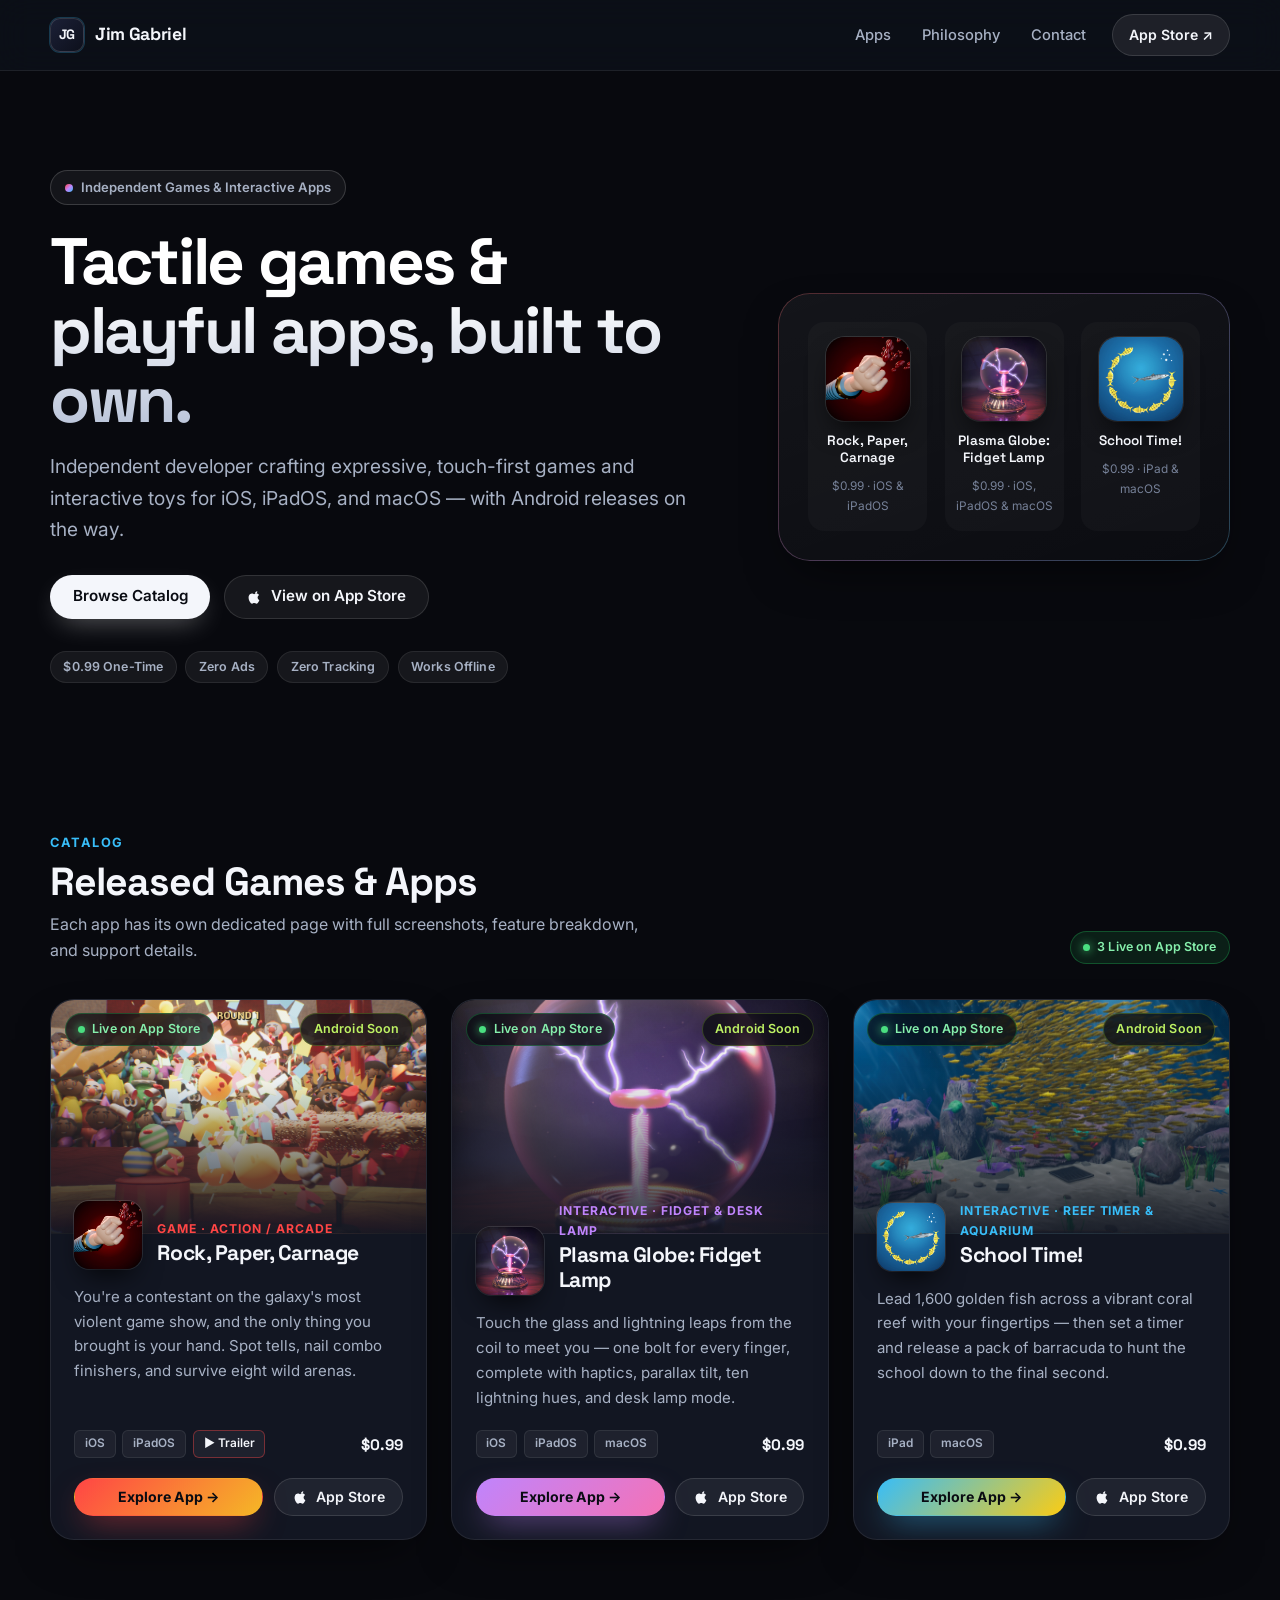
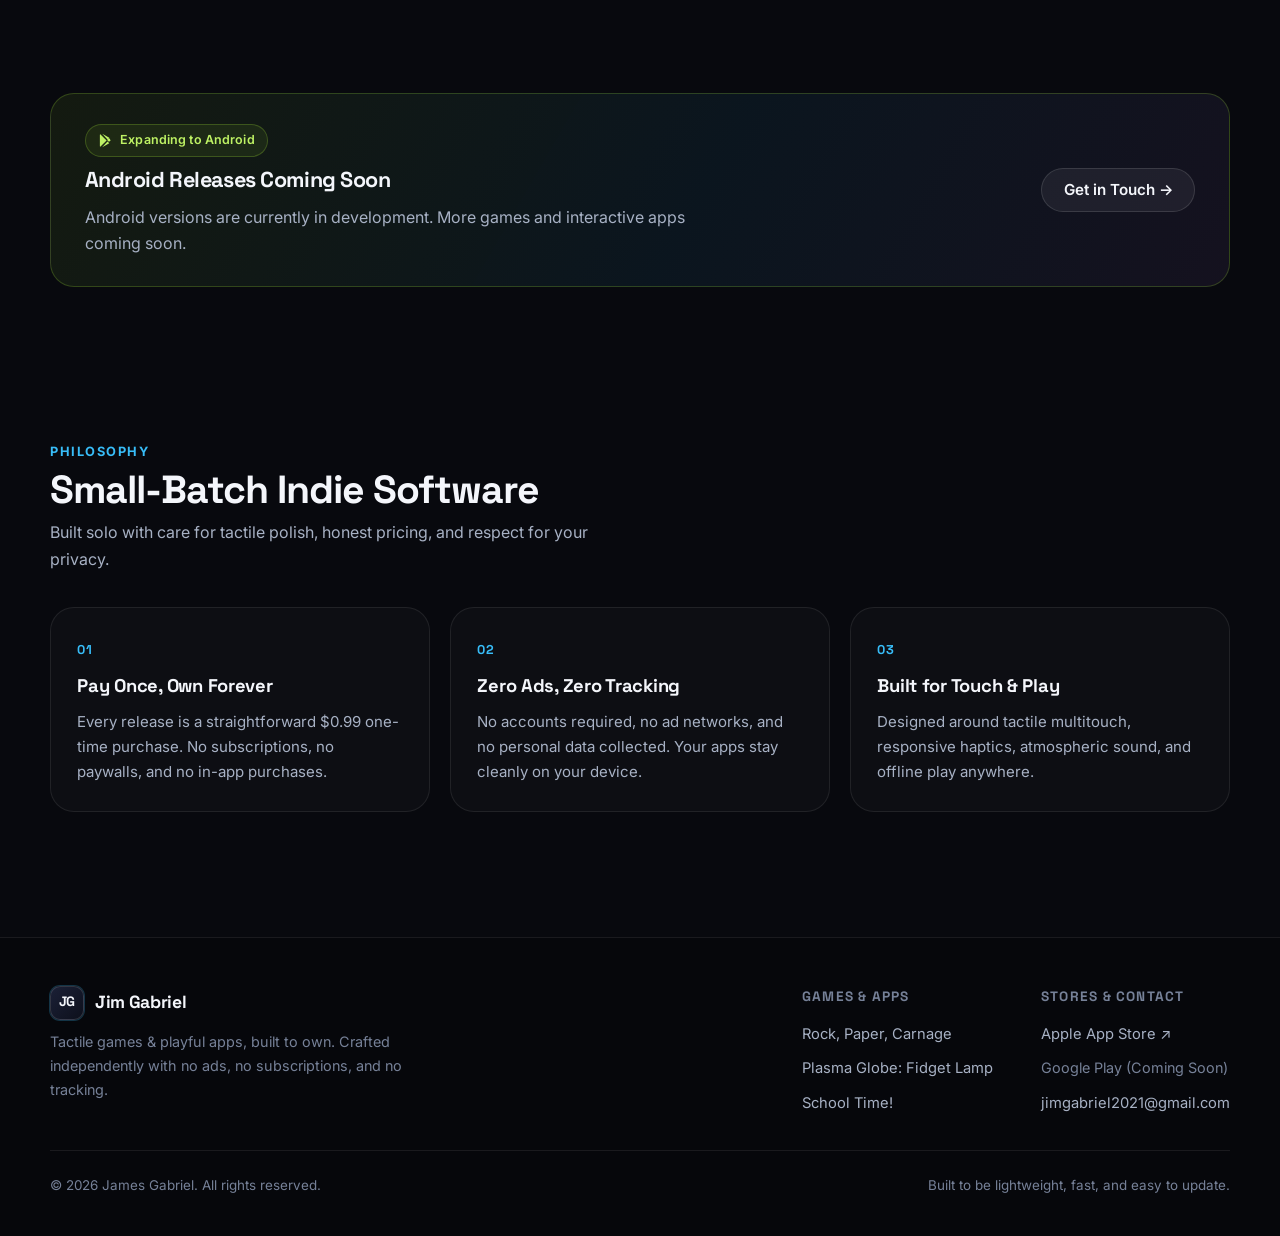
<file: index.html>
<!DOCTYPE html>
<html lang="en">
<head>
  <meta charset="utf-8">
  <meta name="viewport" content="width=device-width, initial-scale=1">
  <title>Jim Gabriel — Indie iOS, iPadOS &amp; macOS Games &amp; Apps</title>
  <meta name="description" content="Independent developer crafting expressive, touch-first games and interactive toys for iOS, iPadOS, and macOS — with Android releases on the way.">
  <meta name="author" content="James Gabriel">
  <meta name="robots" content="index, follow, max-image-preview:large, max-snippet:-1, max-video-preview:-1">
  <meta name="theme-color" content="#0a0c12">
  <link rel="canonical" href="https://www.jimgabriel.com/">
  <link rel="alternate" type="text/plain" href="./llms.txt" title="LLM-friendly site summary">
  <link rel="icon" type="image/svg+xml" href="./assets/favicon.svg">

  <meta property="og:type" content="website">
  <meta property="og:site_name" content="Jim Gabriel">
  <meta property="og:locale" content="en_US">
  <meta property="og:title" content="Jim Gabriel — Indie iOS, iPadOS &amp; macOS Games &amp; Apps">
  <meta property="og:description" content="Independent developer crafting expressive, touch-first games and interactive toys for iOS, iPadOS, and macOS — with Android releases on the way.">
  <meta property="og:url" content="https://www.jimgabriel.com/">
  <meta property="og:image" content="https://www.jimgabriel.com/assets/apps/rock-paper-carnage/screenshot-01-cannon.jpg">
  <meta property="og:image:alt" content="Rock, Paper, Carnage — featured release by Jim Gabriel">
  <meta property="og:image:width" content="2556">
  <meta property="og:image:height" content="1179">
  <meta name="twitter:card" content="summary_large_image">
  <meta name="twitter:title" content="Jim Gabriel — Indie iOS, iPadOS &amp; macOS Games &amp; Apps">
  <meta name="twitter:description" content="Independent developer crafting expressive, touch-first games and interactive toys for iOS, iPadOS, and macOS — with Android releases on the way.">
  <meta name="twitter:image" content="https://www.jimgabriel.com/assets/apps/rock-paper-carnage/screenshot-01-cannon.jpg">
  <meta name="twitter:image:alt" content="Rock, Paper, Carnage — featured release by Jim Gabriel">

  <link rel="preconnect" href="https://fonts.googleapis.com">
  <link rel="preconnect" href="https://fonts.gstatic.com" crossorigin>
  <link href="https://fonts.googleapis.com/css2?family=Inter:wght@400;500;600;700&family=Space+Grotesk:wght@600;700&display=swap" rel="stylesheet">
  <link rel="stylesheet" href="./css/styles.css">
  <script type="application/ld+json">
  {
  "@context": "https://schema.org",
  "@graph": [
    {
      "@type": "WebSite",
      "@id": "https://www.jimgabriel.com/#website",
      "url": "https://www.jimgabriel.com/",
      "name": "Jim Gabriel",
      "description": "Independent developer crafting expressive, touch-first games and interactive toys for iOS, iPadOS, and macOS — with Android releases on the way.",
      "inLanguage": "en-US",
      "publisher": {
        "@id": "https://www.jimgabriel.com/#person"
      }
    },
    {
      "@type": "Person",
      "@id": "https://www.jimgabriel.com/#person",
      "name": "James Gabriel",
      "alternateName": "Jim Gabriel",
      "url": "https://www.jimgabriel.com/",
      "jobTitle": "Independent Game & App Developer",
      "description": "Independent developer crafting expressive, touch-first games and interactive toys for iOS, iPadOS, and macOS — with Android releases on the way.",
      "email": "mailto:jimgabriel2021@gmail.com",
      "knowsAbout": [
        "iOS Games",
        "iPadOS Apps",
        "macOS Apps",
        "Indie Game Development",
        "Interactive Touch Apps",
        "Privacy-First Software"
      ],
      "sameAs": [
        "https://apps.apple.com/us/developer/james-louis-gabriel/id6833727433"
      ]
    },
    {
      "@type": "CollectionPage",
      "@id": "https://www.jimgabriel.com/#webpage",
      "url": "https://www.jimgabriel.com/",
      "name": "Jim Gabriel — Indie iOS, iPadOS & macOS Games & Apps",
      "description": "Independent developer crafting expressive, touch-first games and interactive toys for iOS, iPadOS, and macOS — with Android releases on the way.",
      "inLanguage": "en-US",
      "isPartOf": {
        "@id": "https://www.jimgabriel.com/#website"
      },
      "about": {
        "@id": "https://www.jimgabriel.com/#person"
      },
      "mainEntity": {
        "@id": "https://www.jimgabriel.com/#itemlist"
      }
    },
    {
      "@type": "ItemList",
      "@id": "https://www.jimgabriel.com/#itemlist",
      "name": "Jim Gabriel Games & Apps",
      "numberOfItems": 3,
      "itemListElement": [
        {
          "@type": "ListItem",
          "position": 1,
          "url": "https://www.jimgabriel.com/rock-paper-carnage/",
          "item": {
            "@type": [
              "SoftwareApplication",
              "VideoGame"
            ],
            "@id": "https://www.jimgabriel.com/rock-paper-carnage/#app",
            "name": "Rock, Paper, Carnage",
            "url": "https://www.jimgabriel.com/rock-paper-carnage/",
            "description": "You're a contestant on the galaxy's most violent game show, and the only thing you brought is your hand. Spot tells, nail combo finishers, and survive eight wild arenas.",
            "image": "https://www.jimgabriel.com/assets/apps/rock-paper-carnage/screenshot-01-cannon.jpg",
            "applicationCategory": "GameApplication",
            "operatingSystem": "iOS / iPadOS 15.0+",
            "offers": {
              "@type": "Offer",
              "price": "0.99",
              "priceCurrency": "USD",
              "availability": "https://schema.org/InStock",
              "url": "https://apps.apple.com/us/app/rock-paper-carnage/id6833727431"
            }
          }
        },
        {
          "@type": "ListItem",
          "position": 2,
          "url": "https://www.jimgabriel.com/plasma-globe/",
          "item": {
            "@type": "SoftwareApplication",
            "@id": "https://www.jimgabriel.com/plasma-globe/#app",
            "name": "Plasma Globe: Fidget Lamp",
            "url": "https://www.jimgabriel.com/plasma-globe/",
            "description": "Touch the glass and lightning leaps from the coil to meet you — one bolt for every finger, complete with haptics, parallax tilt, ten lightning hues, and desk lamp mode.",
            "image": "https://www.jimgabriel.com/assets/apps/plasma-globe/hero-ipad.jpg",
            "applicationCategory": "EntertainmentApplication",
            "operatingSystem": "iOS / iPadOS 17.0+ · macOS",
            "offers": {
              "@type": "Offer",
              "price": "0.99",
              "priceCurrency": "USD",
              "availability": "https://schema.org/InStock",
              "url": "https://apps.apple.com/us/app/plasma-globe-fidget-lamp/id6835380705"
            }
          }
        },
        {
          "@type": "ListItem",
          "position": 3,
          "url": "https://www.jimgabriel.com/school-time/",
          "item": {
            "@type": "SoftwareApplication",
            "@id": "https://www.jimgabriel.com/school-time/#app",
            "name": "School Time!",
            "url": "https://www.jimgabriel.com/school-time/",
            "description": "Lead 1,600 golden fish across a vibrant coral reef with your fingertips — then set a timer and release a pack of barracuda to hunt the school down to the final second.",
            "image": "https://www.jimgabriel.com/assets/apps/school-time/screenshot-01-01_school_and_timer.jpg",
            "applicationCategory": "EntertainmentApplication",
            "operatingSystem": "iPadOS 18.0+ · macOS",
            "offers": {
              "@type": "Offer",
              "price": "0.99",
              "priceCurrency": "USD",
              "availability": "https://schema.org/InStock",
              "url": "https://apps.apple.com/us/app/school-time/id6835664971"
            }
          }
        }
      ]
    }
  ]
}
  </script>
</head>
<body>
  <a class="skip-link" href="#main">Skip to content</a>
  <header class="site-header">
    <div class="container header-inner">
      <a class="brand" href="./">
        <span class="brand-mark" aria-hidden="true">JG</span>
        <span>Jim Gabriel</span>
      </a>
      <nav class="nav-links" aria-label="Primary">
        <a class="nav-link" href="#apps">Apps</a>
        <a class="nav-link hide-mobile" href="#philosophy">Philosophy</a>
        <a class="nav-link hide-mobile" href="mailto:jimgabriel2021@gmail.com">Contact</a>
        <a class="nav-cta" href="https://apps.apple.com/us/developer/james-louis-gabriel/id6833727433" target="_blank" rel="noopener noreferrer">App Store ↗</a>
      </nav>
    </div>
  </header>

  <main id="main">
    <section class="hero">
      <div class="container hero-grid">
        <div>
          <div class="eyebrow">
            <span class="eyebrow-dot" aria-hidden="true"></span>
            <span>Independent Games &amp; Interactive Apps</span>
          </div>
          <h1 class="hero-title">Tactile games &amp; playful apps, built to own.</h1>
          <p class="hero-subtitle">Independent developer crafting expressive, touch-first games and interactive toys for iOS, iPadOS, and macOS — with Android releases on the way.</p>
          <div class="hero-actions">
            <a class="btn btn-primary" href="#apps">Browse Catalog</a>
            <a class="btn btn-secondary" href="https://apps.apple.com/us/developer/james-louis-gabriel/id6833727433" target="_blank" rel="noopener noreferrer"><svg width="16" height="16" viewBox="0 0 24 24" fill="currentColor" aria-hidden="true"><path d="M18.71 19.5c-.83 1.24-1.71 2.45-3.05 2.47-1.34.03-1.77-.79-3.29-.79-1.53 0-2 .77-3.27.82-1.31.05-2.3-1.32-3.14-2.53C4.25 17 2.94 12.45 4.7 9.39c.87-1.52 2.43-2.48 4.12-2.51 1.28-.02 2.5.87 3.29.87.78 0 2.26-1.07 3.81-.91.65.03 2.47.26 3.64 1.98-.09.06-2.17 1.28-2.15 3.81.03 3.02 2.65 4.03 2.68 4.04-.03.07-.42 1.44-1.38 2.83M15.97 6.33c.64-.78 1.08-1.86.96-2.94-.93.04-2.06.62-2.72 1.4-.58.68-1.1 1.79-.96 2.84 1.04.08 2.09-.52 2.72-1.3z"/></svg> View on App Store</a>
          </div>
          <div class="hero-meta-strip">
            <span class="pill">$0.99 One-Time</span>
            <span class="pill">Zero Ads</span>
            <span class="pill">Zero Tracking</span>
            <span class="pill">Works Offline</span>
          </div>
        </div>

        <div class="hero-showcase" aria-label="Featured live apps">
          <a class="hero-app-tile" href="./rock-paper-carnage/" style="--accent: #ff4545; --accent-rgb: 255, 69, 69;">
            <img class="app-icon" src="./assets/apps/rock-paper-carnage/icon.jpg" alt="Rock, Paper, Carnage app icon" width="84" height="84">
            <span class="hero-app-name">Rock, Paper, Carnage</span>
            <span class="hero-app-price">$0.99 · iOS &amp; iPadOS</span>
          </a>
          <a class="hero-app-tile" href="./plasma-globe/" style="--accent: #c084fc; --accent-rgb: 192, 132, 252;">
            <img class="app-icon" src="./assets/apps/plasma-globe/icon.jpg" alt="Plasma Globe: Fidget Lamp app icon" width="84" height="84">
            <span class="hero-app-name">Plasma Globe: Fidget Lamp</span>
            <span class="hero-app-price">$0.99 · iOS, iPadOS &amp; macOS</span>
          </a>
          <a class="hero-app-tile" href="./school-time/" style="--accent: #38bdf8; --accent-rgb: 56, 189, 248;">
            <img class="app-icon" src="./assets/apps/school-time/icon.jpg" alt="School Time! app icon" width="84" height="84">
            <span class="hero-app-name">School Time!</span>
            <span class="hero-app-price">$0.99 · iPad &amp; macOS</span>
          </a>
        </div>
      </div>
    </section>

    <section class="section" id="apps">
      <div class="container">
        <div class="section-header">
          <div>
            <p class="section-kicker">Catalog</p>
            <h2 class="section-title">Released Games &amp; Apps</h2>
            <p class="section-desc">Each app has its own dedicated page with full screenshots, feature breakdown, and support details.</p>
          </div>
          <span class="pill pill-live">3 Live on App Store</span>
        </div>

        <div class="apps-grid">
        <article class="app-card" data-orientation="landscape" style="--accent: #ff4545; --accent-2: #f5b726; --accent-rgb: 255, 69, 69;">
          <a class="app-card-media" href="./rock-paper-carnage/" aria-label="Explore Rock, Paper, Carnage">
            <div class="app-card-badges">
              <span class="pill pill-live">Live on App Store</span>
              <span class="pill pill-android">Android Soon</span>
            </div>
            <img src="./assets/apps/rock-paper-carnage/screenshot-01-cannon.jpg" alt="Rock, Paper, Carnage preview" width="2556" height="1179" fetchpriority="high">
          </a>
          <div class="app-card-body">
            <div class="app-card-head">
              <img class="app-icon" src="./assets/apps/rock-paper-carnage/icon.jpg" alt="Rock, Paper, Carnage icon" width="68" height="68" loading="lazy" decoding="async">
              <div class="app-card-titles">
                <div class="app-card-category">Game · Action / Arcade</div>
                <h3 class="app-card-title"><a href="./rock-paper-carnage/">Rock, Paper, Carnage</a></h3>
              </div>
            </div>
            <p class="app-card-desc">You&#x27;re a contestant on the galaxy&#x27;s most violent game show, and the only thing you brought is your hand. Spot tells, nail combo finishers, and survive eight wild arenas.</p>
            <div class="app-card-meta">
              <span class="platform-chip">iOS</span>
              <span class="platform-chip">iPadOS</span>
              <span class="platform-chip" style="border-color: rgba(var(--accent-rgb), 0.4); color: var(--text);">▶ Trailer</span>
              <span class="price-chip">$0.99</span>
            </div>
            <div class="app-card-actions">
              <a class="btn btn-accent btn-sm" href="./rock-paper-carnage/">Explore App →</a>
              <a class="btn btn-secondary btn-sm" href="https://apps.apple.com/us/app/rock-paper-carnage/id6833727431" target="_blank" rel="noopener noreferrer" aria-label="Download Rock, Paper, Carnage on the App Store"><svg width="16" height="16" viewBox="0 0 24 24" fill="currentColor" aria-hidden="true"><path d="M18.71 19.5c-.83 1.24-1.71 2.45-3.05 2.47-1.34.03-1.77-.79-3.29-.79-1.53 0-2 .77-3.27.82-1.31.05-2.3-1.32-3.14-2.53C4.25 17 2.94 12.45 4.7 9.39c.87-1.52 2.43-2.48 4.12-2.51 1.28-.02 2.5.87 3.29.87.78 0 2.26-1.07 3.81-.91.65.03 2.47.26 3.64 1.98-.09.06-2.17 1.28-2.15 3.81.03 3.02 2.65 4.03 2.68 4.04-.03.07-.42 1.44-1.38 2.83M15.97 6.33c.64-.78 1.08-1.86.96-2.94-.93.04-2.06.62-2.72 1.4-.58.68-1.1 1.79-.96 2.84 1.04.08 2.09-.52 2.72-1.3z"/></svg> App Store</a>
            </div>
          </div>
        </article>
        <article class="app-card" data-orientation="portrait" style="--accent: #c084fc; --accent-2: #f472b6; --accent-rgb: 192, 132, 252;">
          <a class="app-card-media" href="./plasma-globe/" aria-label="Explore Plasma Globe: Fidget Lamp">
            <div class="app-card-badges">
              <span class="pill pill-live">Live on App Store</span>
              <span class="pill pill-android">Android Soon</span>
            </div>
            <img src="./assets/apps/plasma-globe/hero-ipad.jpg" alt="Plasma Globe: Fidget Lamp preview" width="1600" height="2133" loading="lazy" decoding="async">
          </a>
          <div class="app-card-body">
            <div class="app-card-head">
              <img class="app-icon" src="./assets/apps/plasma-globe/icon.jpg" alt="Plasma Globe: Fidget Lamp icon" width="68" height="68" loading="lazy" decoding="async">
              <div class="app-card-titles">
                <div class="app-card-category">Interactive · Fidget &amp; Desk Lamp</div>
                <h3 class="app-card-title"><a href="./plasma-globe/">Plasma Globe: Fidget Lamp</a></h3>
              </div>
            </div>
            <p class="app-card-desc">Touch the glass and lightning leaps from the coil to meet you — one bolt for every finger, complete with haptics, parallax tilt, ten lightning hues, and desk lamp mode.</p>
            <div class="app-card-meta">
              <span class="platform-chip">iOS</span>
              <span class="platform-chip">iPadOS</span>
              <span class="platform-chip">macOS</span>
              <span class="price-chip">$0.99</span>
            </div>
            <div class="app-card-actions">
              <a class="btn btn-accent btn-sm" href="./plasma-globe/">Explore App →</a>
              <a class="btn btn-secondary btn-sm" href="https://apps.apple.com/us/app/plasma-globe-fidget-lamp/id6835380705" target="_blank" rel="noopener noreferrer" aria-label="Download Plasma Globe: Fidget Lamp on the App Store"><svg width="16" height="16" viewBox="0 0 24 24" fill="currentColor" aria-hidden="true"><path d="M18.71 19.5c-.83 1.24-1.71 2.45-3.05 2.47-1.34.03-1.77-.79-3.29-.79-1.53 0-2 .77-3.27.82-1.31.05-2.3-1.32-3.14-2.53C4.25 17 2.94 12.45 4.7 9.39c.87-1.52 2.43-2.48 4.12-2.51 1.28-.02 2.5.87 3.29.87.78 0 2.26-1.07 3.81-.91.65.03 2.47.26 3.64 1.98-.09.06-2.17 1.28-2.15 3.81.03 3.02 2.65 4.03 2.68 4.04-.03.07-.42 1.44-1.38 2.83M15.97 6.33c.64-.78 1.08-1.86.96-2.94-.93.04-2.06.62-2.72 1.4-.58.68-1.1 1.79-.96 2.84 1.04.08 2.09-.52 2.72-1.3z"/></svg> App Store</a>
            </div>
          </div>
        </article>
        <article class="app-card" data-orientation="tablet" style="--accent: #38bdf8; --accent-2: #facc15; --accent-rgb: 56, 189, 248;">
          <a class="app-card-media" href="./school-time/" aria-label="Explore School Time!">
            <div class="app-card-badges">
              <span class="pill pill-live">Live on App Store</span>
              <span class="pill pill-android">Android Soon</span>
            </div>
            <img src="./assets/apps/school-time/screenshot-01-01_school_and_timer.jpg" alt="School Time! preview" width="1600" height="1200" loading="lazy" decoding="async">
          </a>
          <div class="app-card-body">
            <div class="app-card-head">
              <img class="app-icon" src="./assets/apps/school-time/icon.jpg" alt="School Time! icon" width="68" height="68" loading="lazy" decoding="async">
              <div class="app-card-titles">
                <div class="app-card-category">Interactive · Reef Timer &amp; Aquarium</div>
                <h3 class="app-card-title"><a href="./school-time/">School Time!</a></h3>
              </div>
            </div>
            <p class="app-card-desc">Lead 1,600 golden fish across a vibrant coral reef with your fingertips — then set a timer and release a pack of barracuda to hunt the school down to the final second.</p>
            <div class="app-card-meta">
              <span class="platform-chip">iPad</span>
              <span class="platform-chip">macOS</span>
              <span class="price-chip">$0.99</span>
            </div>
            <div class="app-card-actions">
              <a class="btn btn-accent btn-sm" href="./school-time/">Explore App →</a>
              <a class="btn btn-secondary btn-sm" href="https://apps.apple.com/us/app/school-time/id6835664971" target="_blank" rel="noopener noreferrer" aria-label="Download School Time! on the App Store"><svg width="16" height="16" viewBox="0 0 24 24" fill="currentColor" aria-hidden="true"><path d="M18.71 19.5c-.83 1.24-1.71 2.45-3.05 2.47-1.34.03-1.77-.79-3.29-.79-1.53 0-2 .77-3.27.82-1.31.05-2.3-1.32-3.14-2.53C4.25 17 2.94 12.45 4.7 9.39c.87-1.52 2.43-2.48 4.12-2.51 1.28-.02 2.5.87 3.29.87.78 0 2.26-1.07 3.81-.91.65.03 2.47.26 3.64 1.98-.09.06-2.17 1.28-2.15 3.81.03 3.02 2.65 4.03 2.68 4.04-.03.07-.42 1.44-1.38 2.83M15.97 6.33c.64-.78 1.08-1.86.96-2.94-.93.04-2.06.62-2.72 1.4-.58.68-1.1 1.79-.96 2.84 1.04.08 2.09-.52 2.72-1.3z"/></svg> App Store</a>
            </div>
          </div>
        </article>
        </div>
      </div>
    </section>

    <section class="section">
      <div class="container">
        <div class="android-banner">
          <div>
            <span class="pill pill-android"><svg width="15" height="15" viewBox="0 0 24 24" fill="currentColor" aria-hidden="true"><path d="M3.61 1.814L13.793 12 3.61 22.186a1.75 1.75 0 0 1-.61-1.33V3.144c0-.52.23-.99.61-1.33zM15.207 13.414l2.84 2.84-11.27 6.416 8.43-9.256zm4.19-2.385c.804.458.804 1.484 0 1.942l-1.93 1.099-2.85-2.85 2.85-2.85 1.93 1.099zM6.777 1.33l11.27 6.416-2.84 2.84-8.43-9.256z"/></svg> Expanding to Android</span>
            <h3>Android Releases Coming Soon</h3>
            <p>Android versions are currently in development. More games and interactive apps coming soon.</p>
          </div>
          <a class="btn btn-secondary" href="mailto:jimgabriel2021@gmail.com?subject=Android%20Release%20Updates">Get in Touch →</a>
        </div>
      </div>
    </section>

    <section class="section" id="philosophy">
      <div class="container">
        <div class="section-header">
          <div>
            <p class="section-kicker">Philosophy</p>
            <h2 class="section-title">Small-Batch Indie Software</h2>
            <p class="section-desc">Built solo with care for tactile polish, honest pricing, and respect for your privacy.</p>
          </div>
        </div>
        <div class="pillars-grid">
        <div class="pillar-card">
          <span class="pillar-num">01</span>
          <h3>Pay Once, Own Forever</h3>
          <p>Every release is a straightforward $0.99 one-time purchase. No subscriptions, no paywalls, and no in-app purchases.</p>
        </div>
        <div class="pillar-card">
          <span class="pillar-num">02</span>
          <h3>Zero Ads, Zero Tracking</h3>
          <p>No accounts required, no ad networks, and no personal data collected. Your apps stay cleanly on your device.</p>
        </div>
        <div class="pillar-card">
          <span class="pillar-num">03</span>
          <h3>Built for Touch &amp; Play</h3>
          <p>Designed around tactile multitouch, responsive haptics, atmospheric sound, and offline play anywhere.</p>
        </div>
        </div>
      </div>
    </section>
  </main>

  <footer class="site-footer">
    <div class="container">
      <div class="footer-grid">
        <div class="footer-brand">
          <a class="brand" href="./">
            <span class="brand-mark" aria-hidden="true">JG</span>
            <span>Jim Gabriel</span>
          </a>
          <p>Tactile games &amp; playful apps, built to own. Crafted independently with no ads, no subscriptions, and no tracking.</p>
        </div>
        <div class="footer-cols">
          <div class="footer-col">
            <h4>Games &amp; Apps</h4>
            <ul>
            <li><a href="./rock-paper-carnage/">Rock, Paper, Carnage</a></li>
            <li><a href="./plasma-globe/">Plasma Globe: Fidget Lamp</a></li>
            <li><a href="./school-time/">School Time!</a></li>
            </ul>
          </div>
          <div class="footer-col">
            <h4>Stores &amp; Contact</h4>
            <ul>
              <li><a href="https://apps.apple.com/us/developer/james-louis-gabriel/id6833727433" target="_blank" rel="noopener noreferrer">Apple App Store ↗</a></li>
            <li><span style="color: var(--text-muted); font-size: 0.9rem;">Google Play (Coming Soon)</span></li>
              <li><a href="mailto:jimgabriel2021@gmail.com">jimgabriel2021@gmail.com</a></li>
            </ul>
          </div>
        </div>
      </div>
      <div class="footer-bottom">
        <span>© 2026 James Gabriel. All rights reserved.</span>
        <span>Built to be lightweight, fast, and easy to update.</span>
      </div>
    </div>
  </footer>
</body>
</html>
</file>
<file: css/styles.css>
/* ==========================================================================
   jimgabriel.com — Dark Indie Studio Showcase
   ========================================================================== */

:root {
  --bg: #08090e;
  --bg-elevated: #0f121b;
  --bg-card: #121622;
  --bg-card-hover: #171c2b;
  --surface-glass: rgba(14, 17, 26, 0.78);
  --border: rgba(255, 255, 255, 0.08);
  --border-strong: rgba(255, 255, 255, 0.16);

  --text: #f4f6fb;
  --text-secondary: #a7b1c4;
  --text-muted: #768198;

  /* Default studio accent (overridden per-app on dedicated pages & cards) */
  --accent: #38bdf8;
  --accent-2: #c084fc;
  --accent-rgb: 56, 189, 248;

  --radius-sm: 10px;
  --radius-md: 16px;
  --radius-lg: 24px;
  --radius-xl: 32px;
  --radius-pill: 999px;

  --font-display: 'Space Grotesk', system-ui, -apple-system, BlinkMacSystemFont, 'Segoe UI', sans-serif;
  --font-sans: 'Inter', system-ui, -apple-system, BlinkMacSystemFont, 'Segoe UI', sans-serif;

  --container: 1180px;
  --shadow-card: 0 20px 50px -20px rgba(0, 0, 0, 0.75);
  --shadow-glow: 0 0 60px -15px rgba(var(--accent-rgb), 0.35);
  --ease: cubic-bezier(0.22, 1, 0.36, 1);
}

*,
*::before,
*::after {
  box-sizing: border-box;
}

html {
  scroll-behavior: smooth;
  color-scheme: dark;
  background-color: var(--bg);
}

body {
  margin: 0;
  font-family: var(--font-sans);
  font-size: 1rem;
  line-height: 1.65;
  color: var(--text);
  background-color: var(--bg);
  -webkit-font-smoothing: antialiased;
  -moz-osx-font-smoothing: grayscale;
  overflow-x: clip;
  position: relative;
}

/* Subtle studio ambient backdrop */
body::before {
  content: '';
  position: fixed;
  inset: 0;
  pointer-events: none;
  z-index: -1;
  background:
    radial-gradient(900px 520px at 15% -5%, rgba(255, 69, 69, 0.11), transparent 60%),
    radial-gradient(820px 520px at 85% 0%, rgba(192, 132, 252, 0.12), transparent 60%),
    radial-gradient(900px 540px at 50% 105%, rgba(56, 189, 248, 0.09), transparent 65%);
}

body.app-page::before {
  background:
    radial-gradient(960px 560px at 50% -10%, rgba(var(--accent-rgb), 0.22), transparent 65%),
    radial-gradient(640px 480px at 90% 25%, rgba(var(--accent-rgb), 0.08), transparent 60%);
}

img {
  display: block;
  max-width: 100%;
  height: auto;
}

a {
  color: inherit;
  text-decoration: none;
}

button {
  font: inherit;
  color: inherit;
}

:focus-visible {
  outline: 2px solid var(--accent);
  outline-offset: 3px;
  border-radius: 6px;
}

.skip-link {
  position: absolute;
  top: -100%;
  left: 1rem;
  z-index: 1000;
  padding: 0.65rem 1.1rem;
  background: var(--text);
  color: var(--bg);
  font-weight: 600;
  border-radius: var(--radius-sm);
}

.skip-link:focus {
  top: 1rem;
}

.container {
  width: min(100% - 2.5rem, var(--container));
  margin-inline: auto;
}

/* ==========================================================================
   Header & Navigation
   ========================================================================== */

.site-header {
  position: sticky;
  top: 0;
  z-index: 100;
  background: var(--surface-glass);
  backdrop-filter: blur(16px);
  -webkit-backdrop-filter: blur(16px);
  border-bottom: 1px solid var(--border);
}

.header-inner {
  display: flex;
  align-items: center;
  justify-content: space-between;
  gap: 1.5rem;
  min-height: 70px;
}

.brand {
  display: inline-flex;
  align-items: center;
  gap: 0.7rem;
  font-family: var(--font-display);
  font-weight: 700;
  font-size: 1.1rem;
  letter-spacing: -0.02em;
}

.brand-mark {
  display: grid;
  place-items: center;
  width: 34px;
  height: 34px;
  border-radius: 10px;
  background: linear-gradient(135deg, #1b2036, #0d101c);
  border: 1px solid rgba(255, 255, 255, 0.14);
  font-size: 0.85rem;
  font-weight: 800;
  letter-spacing: -0.04em;
  box-shadow: 0 0 0 1px rgba(var(--accent-rgb), 0.25);
}

.nav-links {
  display: flex;
  align-items: center;
  gap: 0.25rem;
}

.nav-link {
  padding: 0.45rem 0.85rem;
  border-radius: var(--radius-pill);
  font-size: 0.92rem;
  font-weight: 500;
  color: var(--text-secondary);
  transition: color 0.2s var(--ease), background-color 0.2s var(--ease);
}

.nav-link:hover {
  color: var(--text);
  background: rgba(255, 255, 255, 0.06);
}

.nav-cta {
  margin-left: 0.5rem;
  padding: 0.5rem 1rem;
  border-radius: var(--radius-pill);
  font-size: 0.88rem;
  font-weight: 600;
  background: rgba(255, 255, 255, 0.08);
  border: 1px solid rgba(255, 255, 255, 0.12);
  color: var(--text);
  transition: background-color 0.2s var(--ease), border-color 0.2s var(--ease), transform 0.2s var(--ease);
}

.nav-cta:hover {
  background: rgba(255, 255, 255, 0.14);
  border-color: rgba(255, 255, 255, 0.24);
  transform: translateY(-1px);
}

/* ==========================================================================
   Buttons & Badges
   ========================================================================== */

.btn {
  display: inline-flex;
  align-items: center;
  justify-content: center;
  gap: 0.55rem;
  padding: 0.78rem 1.35rem;
  border-radius: var(--radius-pill);
  font-weight: 600;
  font-size: 0.95rem;
  line-height: 1.1;
  border: 1px solid transparent;
  cursor: pointer;
  transition: transform 0.22s var(--ease), background-color 0.22s var(--ease), border-color 0.22s var(--ease), box-shadow 0.22s var(--ease);
}

.btn:hover {
  transform: translateY(-2px);
}

.btn-primary {
  background: var(--text);
  color: #090b12;
  box-shadow: 0 10px 28px -10px rgba(255, 255, 255, 0.4);
}

.btn-primary:hover {
  background: #ffffff;
}

.btn-accent {
  background: linear-gradient(135deg, var(--accent), var(--accent-2));
  color: #090b12;
  font-weight: 700;
  box-shadow: 0 12px 32px -10px rgba(var(--accent-rgb), 0.6);
}

.btn-accent:hover {
  filter: brightness(1.08);
}

.btn-secondary {
  background: rgba(255, 255, 255, 0.06);
  border-color: rgba(255, 255, 255, 0.12);
  color: var(--text);
}

.btn-secondary:hover {
  background: rgba(255, 255, 255, 0.11);
  border-color: rgba(255, 255, 255, 0.22);
}

.btn-sm {
  padding: 0.6rem 1.05rem;
  font-size: 0.88rem;
}

.pill {
  display: inline-flex;
  align-items: center;
  gap: 0.45rem;
  padding: 0.32rem 0.78rem;
  border-radius: var(--radius-pill);
  font-size: 0.78rem;
  font-weight: 600;
  letter-spacing: 0.01em;
  background: rgba(255, 255, 255, 0.06);
  border: 1px solid var(--border);
  color: var(--text-secondary);
}

.pill-live {
  background: rgba(34, 197, 94, 0.12);
  border-color: rgba(34, 197, 94, 0.3);
  color: #86efac;
}

.pill-live::before {
  content: '';
  width: 7px;
  height: 7px;
  border-radius: 50%;
  background: #4ade80;
  box-shadow: 0 0 10px #4ade80;
}

.pill-android {
  background: rgba(163, 230, 53, 0.08);
  border-color: rgba(163, 230, 53, 0.24);
  color: #bef264;
}

.pill-accent {
  background: rgba(var(--accent-rgb), 0.14);
  border-color: rgba(var(--accent-rgb), 0.35);
  color: var(--text);
}

/* ==========================================================================
   Homepage Hero
   ========================================================================== */

.hero {
  padding: clamp(3.5rem, 8vw, 6.2rem) 0 clamp(2.5rem, 6vw, 4.5rem);
}

.hero-grid {
  display: grid;
  grid-template-columns: minmax(0, 1.25fr) minmax(0, 0.85fr);
  gap: clamp(2rem, 5vw, 4rem);
  align-items: center;
}

.eyebrow {
  display: inline-flex;
  align-items: center;
  gap: 0.55rem;
  padding: 0.36rem 0.85rem;
  border-radius: var(--radius-pill);
  background: rgba(255, 255, 255, 0.05);
  border: 1px solid var(--border-strong);
  font-size: 0.82rem;
  font-weight: 600;
  color: var(--text-secondary);
  margin-bottom: 1.35rem;
}

.eyebrow-dot {
  width: 8px;
  height: 8px;
  border-radius: 50%;
  background: linear-gradient(135deg, #ff4545, #c084fc, #38bdf8);
}

.hero-title {
  margin: 0 0 1.1rem;
  font-family: var(--font-display);
  font-size: clamp(2.45rem, 5.2vw, 4.1rem);
  font-weight: 700;
  line-height: 1.05;
  letter-spacing: -0.035em;
  background: linear-gradient(180deg, #ffffff 30%, #b7c2d8 100%);
  -webkit-background-clip: text;
  background-clip: text;
  color: transparent;
}

.hero-subtitle {
  margin: 0 0 1.8rem;
  max-width: 56ch;
  font-size: clamp(1.05rem, 1.5vw, 1.2rem);
  color: var(--text-secondary);
}

.hero-actions {
  display: flex;
  flex-wrap: wrap;
  gap: 0.85rem;
  margin-bottom: 2rem;
}

.hero-meta-strip {
  display: flex;
  flex-wrap: wrap;
  gap: 0.55rem;
}

/* Hero Floating Icon Trio */
.hero-showcase {
  position: relative;
  display: grid;
  grid-template-columns: repeat(3, minmax(0, 1fr));
  gap: 1.1rem;
  padding: 1.8rem;
  border-radius: var(--radius-xl);
  background: linear-gradient(160deg, rgba(255, 255, 255, 0.05), rgba(255, 255, 255, 0.015));
  border: 1px solid var(--border);
  box-shadow: var(--shadow-card);
}

.hero-showcase::before {
  content: '';
  position: absolute;
  inset: -1px;
  border-radius: inherit;
  padding: 1px;
  background: linear-gradient(135deg, rgba(255, 69, 69, 0.35), rgba(192, 132, 252, 0.35), rgba(56, 189, 248, 0.35));
  -webkit-mask: linear-gradient(#fff 0 0) content-box, linear-gradient(#fff 0 0);
  mask: linear-gradient(#fff 0 0) content-box, linear-gradient(#fff 0 0);
  -webkit-mask-composite: xor;
  mask-composite: exclude;
  pointer-events: none;
  opacity: 0.65;
}

.hero-app-tile {
  display: flex;
  flex-direction: column;
  align-items: center;
  gap: 0.7rem;
  text-align: center;
  padding: 0.85rem 0.55rem;
  border-radius: var(--radius-md);
  background: rgba(255, 255, 255, 0.025);
  border: 1px solid transparent;
  transition: transform 0.3s var(--ease), background-color 0.3s var(--ease), border-color 0.3s var(--ease), box-shadow 0.3s var(--ease);
}

.hero-app-tile:hover {
  transform: translateY(-6px);
  background: rgba(var(--accent-rgb), 0.1);
  border-color: rgba(var(--accent-rgb), 0.38);
  box-shadow: 0 18px 36px -14px rgba(var(--accent-rgb), 0.45);
}

.app-icon {
  width: 84px;
  height: 84px;
  border-radius: 22.37%;
  object-fit: cover;
  box-shadow: 0 14px 28px -10px rgba(0, 0, 0, 0.85), 0 0 0 1px rgba(255, 255, 255, 0.12);
}

.app-icon-lg {
  width: 96px;
  height: 96px;
}

.app-icon-sm {
  width: 56px;
  height: 56px;
}

.hero-app-name {
  font-family: var(--font-display);
  font-size: 0.85rem;
  font-weight: 600;
  line-height: 1.25;
  color: var(--text);
}

.hero-app-price {
  font-size: 0.74rem;
  color: var(--text-muted);
}

/* ==========================================================================
   Section Headers
   ========================================================================== */

.section {
  padding: clamp(2.8rem, 6vw, 4.8rem) 0;
}

.section-header {
  display: flex;
  flex-wrap: wrap;
  align-items: flex-end;
  justify-content: space-between;
  gap: 1rem;
  margin-bottom: 2.2rem;
}

.section-kicker {
  margin: 0 0 0.4rem;
  font-size: 0.8rem;
  font-weight: 700;
  text-transform: uppercase;
  letter-spacing: 0.12em;
  color: var(--accent);
}

.section-title {
  margin: 0;
  font-family: var(--font-display);
  font-size: clamp(1.75rem, 3.2vw, 2.45rem);
  font-weight: 700;
  letter-spacing: -0.025em;
  line-height: 1.12;
}

.section-desc {
  margin: 0.45rem 0 0;
  max-width: 60ch;
  color: var(--text-secondary);
}

/* ==========================================================================
   App Catalog Cards (Homepage)
   ========================================================================== */

.apps-grid {
  display: grid;
  grid-template-columns: repeat(3, minmax(0, 1fr));
  gap: 1.5rem;
}

.app-card {
  position: relative;
  display: flex;
  flex-direction: column;
  border-radius: var(--radius-lg);
  background: var(--bg-card);
  border: 1px solid var(--border);
  overflow: hidden;
  box-shadow: var(--shadow-card);
  transition: transform 0.32s var(--ease), border-color 0.32s var(--ease), box-shadow 0.32s var(--ease);
}

.app-card:hover {
  transform: translateY(-6px);
  border-color: rgba(var(--accent-rgb), 0.48);
  box-shadow: 0 28px 60px -22px rgba(0, 0, 0, 0.85), 0 0 55px -18px rgba(var(--accent-rgb), 0.42);
}

.app-card-media {
  position: relative;
  aspect-ratio: 16 / 10;
  overflow: hidden;
  background: radial-gradient(circle at 50% 45%, rgba(var(--accent-rgb), 0.25), #090b12 80%);
  border-bottom: 1px solid var(--border);
}

.app-card-media img {
  width: 100%;
  height: 100%;
  object-fit: cover;
  transition: transform 0.55s var(--ease);
}

.app-card[data-orientation="portrait"] .app-card-media img {
  object-position: center 42%;
}

.app-card:hover .app-card-media img {
  transform: scale(1.045);
}

.app-card-media::after {
  content: '';
  position: absolute;
  inset: 0;
  background: linear-gradient(180deg, rgba(8, 9, 14, 0.05) 35%, rgba(18, 22, 34, 0.92) 100%);
  pointer-events: none;
}

.app-card-badges {
  position: absolute;
  top: 0.85rem;
  left: 0.85rem;
  right: 0.85rem;
  z-index: 2;
  display: flex;
  flex-wrap: wrap;
  justify-content: space-between;
  gap: 0.45rem;
}

.app-card-badges .pill {
  backdrop-filter: blur(10px);
  -webkit-backdrop-filter: blur(10px);
  background: rgba(8, 9, 14, 0.72);
}

.app-card-body {
  display: flex;
  flex-direction: column;
  flex: 1;
  padding: 0 1.45rem 1.45rem;
}

.app-card-head {
  display: flex;
  align-items: flex-end;
  gap: 0.95rem;
  margin-top: -2.1rem;
  margin-bottom: 1rem;
  position: relative;
  z-index: 3;
}

.app-card-head .app-icon {
  width: 68px;
  height: 68px;
  flex-shrink: 0;
}

.app-card-titles {
  min-width: 0;
  padding-bottom: 0.15rem;
}

.app-card-category {
  font-size: 0.76rem;
  font-weight: 700;
  text-transform: uppercase;
  letter-spacing: 0.08em;
  color: var(--accent);
}

.app-card-title {
  margin: 0.15rem 0 0;
  font-family: var(--font-display);
  font-size: 1.32rem;
  font-weight: 700;
  line-height: 1.18;
  letter-spacing: -0.02em;
}

.app-card-desc {
  margin: 0 0 1.2rem;
  font-size: 0.94rem;
  color: var(--text-secondary);
  flex: 1;
}

.app-card-meta {
  display: flex;
  flex-wrap: wrap;
  align-items: center;
  gap: 0.4rem;
  margin-bottom: 1.25rem;
}

.platform-chip {
  padding: 0.22rem 0.62rem;
  border-radius: 6px;
  font-size: 0.74rem;
  font-weight: 600;
  background: rgba(255, 255, 255, 0.05);
  border: 1px solid var(--border);
  color: var(--text-secondary);
}

.price-chip {
  margin-left: auto;
  font-family: var(--font-display);
  font-weight: 700;
  font-size: 0.95rem;
  color: var(--text);
}

.app-card-actions {
  display: grid;
  grid-template-columns: 1fr auto;
  gap: 0.65rem;
}

/* ==========================================================================
   Android Banner & Studio Pillars
   ========================================================================== */

.android-banner {
  display: flex;
  flex-wrap: wrap;
  align-items: center;
  justify-content: space-between;
  gap: 1.5rem;
  padding: 1.85rem 2.1rem;
  border-radius: var(--radius-lg);
  background: linear-gradient(120deg, rgba(163, 230, 53, 0.08), rgba(56, 189, 248, 0.07) 55%, rgba(192, 132, 252, 0.07));
  border: 1px solid rgba(163, 230, 53, 0.22);
}

.android-banner h3 {
  margin: 0.35rem 0 0.35rem;
  font-family: var(--font-display);
  font-size: 1.35rem;
  letter-spacing: -0.02em;
}

.android-banner p {
  margin: 0;
  color: var(--text-secondary);
  max-width: 60ch;
}

.pillars-grid {
  display: grid;
  grid-template-columns: repeat(3, minmax(0, 1fr));
  gap: 1.25rem;
}

.pillar-card {
  padding: 1.65rem;
  border-radius: var(--radius-lg);
  background: rgba(255, 255, 255, 0.025);
  border: 1px solid var(--border);
}

.pillar-num {
  display: inline-block;
  font-family: var(--font-display);
  font-size: 0.8rem;
  font-weight: 700;
  color: var(--accent);
  margin-bottom: 0.7rem;
  letter-spacing: 0.08em;
}

.pillar-card h3 {
  margin: 0 0 0.55rem;
  font-family: var(--font-display);
  font-size: 1.15rem;
  letter-spacing: -0.015em;
}

.pillar-card p {
  margin: 0;
  font-size: 0.94rem;
  color: var(--text-secondary);
}

/* ==========================================================================
   Dedicated App Marketing Page
   ========================================================================== */

.breadcrumb {
  display: inline-flex;
  align-items: center;
  gap: 0.45rem;
  font-size: 0.9rem;
  font-weight: 600;
  color: var(--text-secondary);
  margin-bottom: 1.8rem;
  transition: color 0.2s var(--ease);
}

.breadcrumb:hover {
  color: var(--text);
}

.app-hero {
  padding: clamp(2.2rem, 5vw, 3.8rem) 0 clamp(2.5rem, 5vw, 4rem);
}

.app-hero-grid {
  display: grid;
  grid-template-columns: minmax(0, 1.05fr) minmax(0, 0.95fr);
  gap: clamp(2rem, 5vw, 3.6rem);
  align-items: center;
}

.app-hero-identity {
  display: flex;
  align-items: center;
  gap: 1.2rem;
  margin-bottom: 1.35rem;
}

.app-hero-title {
  margin: 0.25rem 0 0.35rem;
  font-family: var(--font-display);
  font-size: clamp(2.1rem, 4.2vw, 3.25rem);
  font-weight: 700;
  line-height: 1.06;
  letter-spacing: -0.03em;
}

.app-hero-subtitle {
  margin: 0 0 1.35rem;
  font-size: clamp(1.08rem, 1.6vw, 1.25rem);
  color: var(--text-secondary);
}

.app-hero-pills {
  display: flex;
  flex-wrap: wrap;
  gap: 0.55rem;
  margin-bottom: 1.65rem;
}

.app-hero-actions {
  display: flex;
  flex-wrap: wrap;
  align-items: center;
  gap: 0.85rem;
  margin-bottom: 1.2rem;
}

.app-pricing-note {
  margin: 0;
  font-size: 0.88rem;
  color: var(--text-muted);
}

.app-hero-visual {
  position: relative;
  border-radius: var(--radius-xl);
  overflow: hidden;
  border: 1px solid rgba(var(--accent-rgb), 0.32);
  background: radial-gradient(circle at 50% 50%, rgba(var(--accent-rgb), 0.22), #0a0c14 75%);
  box-shadow: 0 30px 70px -24px rgba(0, 0, 0, 0.9), 0 0 70px -20px rgba(var(--accent-rgb), 0.4);
}

.app-hero-visual img {
  width: 100%;
  height: auto;
  display: block;
}

.app-hero-visual.is-portrait {
  max-width: 400px;
  margin-inline: auto;
}

/* Official Trailer Section */
.trailer-frame {
  border-radius: var(--radius-xl);
  overflow: hidden;
  background: #06070c;
  border: 1px solid rgba(var(--accent-rgb), 0.34);
  box-shadow: 0 30px 70px -24px rgba(0, 0, 0, 0.92), 0 0 75px -24px rgba(var(--accent-rgb), 0.42);
}

.trailer-video {
  display: block;
  width: 100%;
  max-height: 72vh;
  background: #000000;
}

.trailer-bar {
  display: flex;
  flex-wrap: wrap;
  align-items: center;
  justify-content: space-between;
  gap: 0.75rem;
  padding: 0.9rem 1.3rem;
  background: rgba(255, 255, 255, 0.025);
  border-top: 1px solid var(--border);
  font-size: 0.9rem;
  color: var(--text-secondary);
}

/* Screenshot Gallery */
.gallery-controls {
  display: flex;
  gap: 0.5rem;
}

.gallery-btn {
  display: grid;
  place-items: center;
  width: 42px;
  height: 42px;
  border-radius: 50%;
  background: rgba(255, 255, 255, 0.06);
  border: 1px solid var(--border-strong);
  cursor: pointer;
  transition: background-color 0.2s var(--ease), border-color 0.2s var(--ease);
}

.gallery-btn:hover {
  background: rgba(var(--accent-rgb), 0.18);
  border-color: rgba(var(--accent-rgb), 0.45);
}

.gallery-track {
  display: flex;
  gap: 1.15rem;
  overflow-x: auto;
  scroll-snap-type: x mandatory;
  scroll-padding-inline: 0.25rem;
  padding-bottom: 1rem;
  scrollbar-color: rgba(255, 255, 255, 0.2) transparent;
  scrollbar-width: thin;
}

.gallery-item {
  flex: 0 0 auto;
  scroll-snap-align: start;
  margin: 0;
  padding: 0;
  border: 1px solid var(--border);
  border-radius: var(--radius-md);
  background: var(--bg-card);
  overflow: hidden;
  cursor: zoom-in;
  text-align: left;
  transition: transform 0.26s var(--ease), border-color 0.26s var(--ease), box-shadow 0.26s var(--ease);
}

.gallery-item:hover {
  transform: translateY(-4px);
  border-color: rgba(var(--accent-rgb), 0.55);
  box-shadow: 0 18px 40px -18px rgba(var(--accent-rgb), 0.45);
}

.gallery-track.is-landscape .gallery-item {
  width: min(82vw, 660px);
}

.gallery-track.is-tablet .gallery-item {
  width: min(78vw, 500px);
}

.gallery-track.is-portrait .gallery-item {
  width: min(64vw, 250px);
}

.gallery-item img {
  width: 100%;
  height: auto;
  display: block;
}

.gallery-caption {
  display: block;
  padding: 0.72rem 0.95rem;
  font-size: 0.84rem;
  color: var(--text-secondary);
  border-top: 1px solid var(--border);
}

/* About, Features & Specs */
.details-layout {
  display: grid;
  grid-template-columns: minmax(0, 1.45fr) minmax(0, 0.75fr);
  gap: 2rem;
  align-items: start;
}

.story-lead {
  margin: 0 0 1rem;
  font-family: var(--font-display);
  font-size: clamp(1.22rem, 2vw, 1.48rem);
  line-height: 1.38;
  color: var(--text);
}

.story-body {
  margin: 0 0 2rem;
  color: var(--text-secondary);
  font-size: 1.02rem;
}

.features-grid {
  display: grid;
  grid-template-columns: repeat(2, minmax(0, 1fr));
  gap: 1.1rem;
}

.feature-card {
  padding: 1.35rem;
  border-radius: var(--radius-md);
  background: var(--bg-card);
  border: 1px solid var(--border);
}

.feature-card h3 {
  margin: 0 0 0.45rem;
  font-family: var(--font-display);
  font-size: 1.06rem;
  color: var(--text);
}

.feature-card p {
  margin: 0;
  font-size: 0.92rem;
  color: var(--text-secondary);
}

.specs-card {
  padding: 1.55rem;
  border-radius: var(--radius-lg);
  background: var(--bg-card);
  border: 1px solid var(--border);
  position: sticky;
  top: 90px;
}

.specs-card h3 {
  margin: 0 0 1.1rem;
  font-family: var(--font-display);
  font-size: 1.12rem;
}

.specs-list {
  margin: 0 0 1.4rem;
  display: grid;
  gap: 0.8rem;
}

.spec-row {
  display: flex;
  justify-content: space-between;
  gap: 1rem;
  padding-bottom: 0.7rem;
  border-bottom: 1px solid var(--border);
  font-size: 0.9rem;
}

.spec-row dt {
  color: var(--text-muted);
}

.spec-row dd {
  margin: 0;
  font-weight: 600;
  text-align: right;
  color: var(--text);
}

.highlights-list {
  list-style: none;
  margin: 0;
  padding: 0;
  display: grid;
  gap: 0.65rem;
}

.highlights-list li {
  display: flex;
  gap: 0.6rem;
  font-size: 0.9rem;
  color: var(--text-secondary);
}

.highlights-list li::before {
  content: '✦';
  color: var(--accent);
  flex-shrink: 0;
}

.notices-stack {
  display: grid;
  gap: 0.9rem;
  margin-top: 1.5rem;
}

.notice-box {
  padding: 1.1rem 1.25rem;
  border-radius: var(--radius-md);
  background: rgba(var(--accent-rgb), 0.08);
  border: 1px solid rgba(var(--accent-rgb), 0.25);
  font-size: 0.92rem;
  color: var(--text-secondary);
}

.notice-box strong {
  display: block;
  color: var(--text);
  margin-bottom: 0.2rem;
}

/* Support, FAQ & Privacy */
.support-grid {
  display: grid;
  grid-template-columns: minmax(0, 1.3fr) minmax(0, 0.85fr);
  gap: 2rem;
  align-items: start;
}

.faq-list {
  display: grid;
  gap: 0.75rem;
}

.faq-item {
  border-radius: var(--radius-md);
  background: var(--bg-card);
  border: 1px solid var(--border);
  overflow: hidden;
}

.faq-item summary {
  padding: 1.05rem 1.25rem;
  font-weight: 600;
  cursor: pointer;
  list-style: none;
  display: flex;
  align-items: center;
  justify-content: space-between;
  gap: 1rem;
}

.faq-item summary::-webkit-details-marker {
  display: none;
}

.faq-item summary::after {
  content: '+';
  font-size: 1.25rem;
  line-height: 1;
  color: var(--accent);
  transition: transform 0.2s var(--ease);
}

.faq-item[open] summary::after {
  content: '−';
}

.faq-answer {
  padding: 0 1.25rem 1.15rem;
  font-size: 0.93rem;
  color: var(--text-secondary);
}

.support-card {
  padding: 1.65rem;
  border-radius: var(--radius-lg);
  background: var(--bg-card);
  border: 1px solid var(--border);
  display: grid;
  gap: 1.25rem;
}

.support-card h3 {
  margin: 0 0 0.35rem;
  font-family: var(--font-display);
  font-size: 1.12rem;
}

.support-card p {
  margin: 0;
  font-size: 0.92rem;
  color: var(--text-secondary);
}

.divider {
  border: 0;
  border-top: 1px solid var(--border);
  margin: 0;
}

/* More Apps Strip */
.more-apps-grid {
  display: grid;
  grid-template-columns: repeat(2, minmax(0, 1fr));
  gap: 1.2rem;
}

.more-app-card {
  display: flex;
  align-items: center;
  gap: 1.1rem;
  padding: 1.25rem;
  border-radius: var(--radius-lg);
  background: var(--bg-card);
  border: 1px solid var(--border);
  transition: transform 0.25s var(--ease), border-color 0.25s var(--ease);
}

.more-app-card:hover {
  transform: translateY(-3px);
  border-color: rgba(var(--accent-rgb), 0.45);
}

.more-app-card h3 {
  margin: 0 0 0.2rem;
  font-family: var(--font-display);
  font-size: 1.1rem;
}

.more-app-card p {
  margin: 0;
  font-size: 0.88rem;
  color: var(--text-secondary);
}

/* ==========================================================================
   Native Lightbox Dialog
   ========================================================================== */

.lightbox {
  max-width: min(94vw, 1180px);
  max-height: 92vh;
  width: fit-content;
  padding: 0;
  border: 1px solid var(--border-strong);
  border-radius: var(--radius-lg);
  background: #0b0d15;
  color: var(--text);
  overflow: hidden;
  box-shadow: 0 32px 90px rgba(0, 0, 0, 0.85);
}

.lightbox::backdrop {
  background: rgba(4, 5, 9, 0.86);
  backdrop-filter: blur(10px);
  -webkit-backdrop-filter: blur(10px);
}

.lightbox-shell {
  display: flex;
  flex-direction: column;
  max-height: 92vh;
}

.lightbox-bar {
  display: flex;
  align-items: center;
  justify-content: space-between;
  gap: 1rem;
  padding: 0.75rem 1rem;
  border-bottom: 1px solid var(--border);
  background: rgba(255, 255, 255, 0.02);
}

.lightbox-counter {
  font-size: 0.84rem;
  font-weight: 600;
  color: var(--text-muted);
}

.lightbox-actions {
  display: flex;
  gap: 0.45rem;
}

.lightbox-btn {
  display: grid;
  place-items: center;
  min-width: 36px;
  height: 36px;
  padding: 0 0.65rem;
  border-radius: var(--radius-sm);
  background: rgba(255, 255, 255, 0.07);
  border: 1px solid var(--border);
  cursor: pointer;
}

.lightbox-btn:hover {
  background: rgba(255, 255, 255, 0.14);
}

.lightbox-stage {
  display: grid;
  place-items: center;
  padding: 1rem;
  overflow: auto;
}

.lightbox-stage img {
  max-height: 74vh;
  max-width: 100%;
  width: auto;
  border-radius: var(--radius-sm);
}

.lightbox-caption {
  margin: 0;
  padding: 0.8rem 1.1rem;
  font-size: 0.9rem;
  color: var(--text-secondary);
  border-top: 1px solid var(--border);
  text-align: center;
}

/* ==========================================================================
   Footer
   ========================================================================== */

.site-footer {
  margin-top: 3rem;
  border-top: 1px solid var(--border);
  padding: 3rem 0 2.5rem;
  background: rgba(0, 0, 0, 0.25);
}

.footer-grid {
  display: flex;
  flex-wrap: wrap;
  align-items: flex-start;
  justify-content: space-between;
  gap: 2rem;
}

.footer-brand p {
  margin: 0.65rem 0 0;
  max-width: 42ch;
  font-size: 0.9rem;
  color: var(--text-muted);
}

.footer-cols {
  display: flex;
  flex-wrap: wrap;
  gap: 3rem;
}

.footer-col h4 {
  margin: 0 0 0.75rem;
  font-family: var(--font-display);
  font-size: 0.85rem;
  text-transform: uppercase;
  letter-spacing: 0.09em;
  color: var(--text-muted);
}

.footer-col ul {
  list-style: none;
  margin: 0;
  padding: 0;
  display: grid;
  gap: 0.5rem;
}

.footer-col a {
  font-size: 0.92rem;
  color: var(--text-secondary);
  transition: color 0.2s var(--ease);
}

.footer-col a:hover {
  color: var(--text);
}

.footer-bottom {
  margin-top: 2.2rem;
  padding-top: 1.4rem;
  border-top: 1px solid var(--border);
  display: flex;
  flex-wrap: wrap;
  justify-content: space-between;
  gap: 0.8rem;
  font-size: 0.84rem;
  color: var(--text-muted);
}

/* ==========================================================================
   Responsive Breakpoints
   ========================================================================== */

@media (max-width: 1024px) {
  .hero-grid,
  .app-hero-grid,
  .details-layout,
  .support-grid {
    grid-template-columns: 1fr;
  }

  .apps-grid {
    grid-template-columns: repeat(2, minmax(0, 1fr));
  }

  .specs-card {
    position: static;
  }
}

@media (max-width: 720px) {
  .container {
    width: min(100% - 1.75rem, var(--container));
  }

  .nav-link.hide-mobile {
    display: none;
  }

  .apps-grid,
  .pillars-grid,
  .features-grid,
  .more-apps-grid {
    grid-template-columns: 1fr;
  }

  .hero-showcase {
    padding: 1.15rem;
    gap: 0.65rem;
  }

  .app-icon {
    width: 68px;
    height: 68px;
  }

  .app-card-actions {
    grid-template-columns: 1fr;
  }
}

@media (prefers-reduced-motion: reduce) {
  html {
    scroll-behavior: auto;
  }
  *,
  *::before,
  *::after {
    animation-duration: 0.01ms !important;
    transition-duration: 0.01ms !important;
  }
}
</file>
